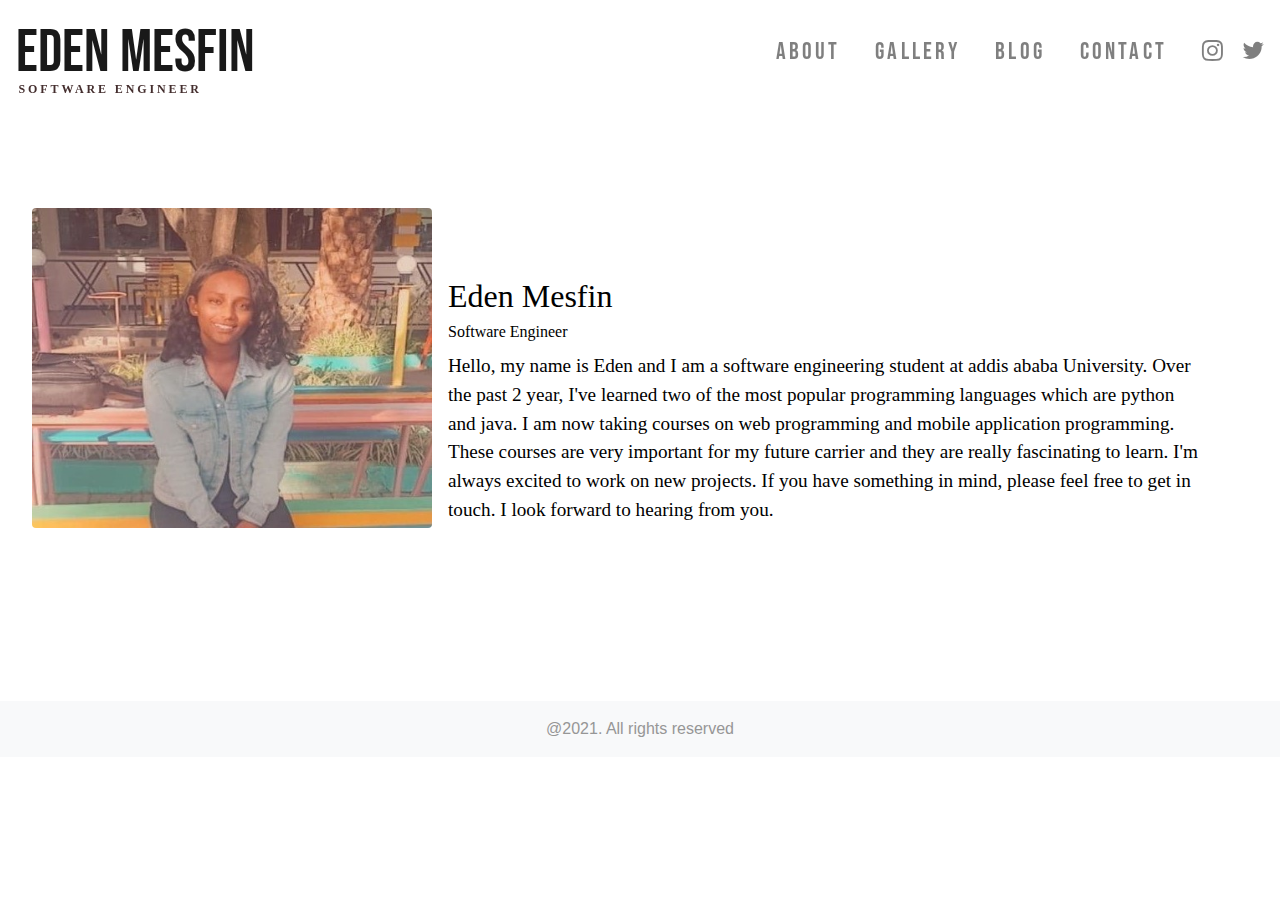
<file: about.html>
<!DOCTYPE html>
<html lang="en">
<head>
    <meta charset="UTF-8">
    <meta name="viewport" content="width=device-width, initial-scale=1.0">
    <link rel="icon" sizes="114x114" 
    href="./assets/images/icon.bmp" type="image/bmp">
    <link rel="stylesheet" href="./assets/css/bootstrap.min.css">
    <link rel="stylesheet" href="./assets/css/style.css">
    <link href="https://fonts.googleapis.com/css2?family=Bebas+Neue&display=swap" rel="stylesheet">
    <link href="https://stackpath.bootstrapcdn.com/font-awesome/4.7.0/css/font-awesome.min.css" rel="stylesheet">
    <title>Eden Mesfin</title>
    
</head>
<body>
    <header>
        <nav class="navbar navbar-expand-md bg-white  navbar-light transparent-navbar fixed-top">
            <div class="brand flex-container">
            <a  class=" nav-item name navbar-brand nav-link" href="index.html">EDEN MESFIN</i></a>
            <a class="prof" href="index.html">SOFTWARE ENGINEER</a>
            </div>
            <button class="navbar-toggler" type="button" data-toggle="collapse" data-target="#colNav" aria-controls="navbarSupportedContent" aria-expanded="false" aria-label="Toggle navigation">

                <span class="navbar-toggler-icon"></span>
        
            </button>
        
        <div class="collapse navbar-collapse" id="colNav">

            
                <div class="navbar-nav navbar-right right-item">
                    <div class="nav-item items"><a class="nav-link" href="about.html">ABOUT</a></div>
                    <div class="nav-item items"><a class="nav-link" href="gallery.html">GALLERY</a></div>
                    <div class="nav-item items"><a class="nav-link" href="blog.html">BLOG</a></div>
                    <div class="nav-item items"><a class="nav-link" href="contact.html">CONTACT</a></div>
                    <div class="nav-item icons"><a class="nav-link" href="https://www.instagram.com/edimes100/" target = "_blank"><i class="fa fa-instagram fa-xs"></i></a></div>
                    <div class="nav-item icons"><a class="nav-link" href="https://twitter.com/edimes1" target = "_blank"><i class="fa fa-twitter"></i></a></div>
                    <div class="nav-item icons"><a class="nav-link" href="https://www.facebook.com/eden.mesfin.39" target = "_blank"><i class="fa fa-facebook-f"></i></a></div>
                </div>
        </div>
                   
        </nav>
    </header>
    <div class="flex-container-hor">
        <div class="abt-image"><img src="./assets/images/photo1.jpg" alt="" height="320" width="400"></div>
        <div class="abt-text">
            <p class="abt-name">Eden Mesfin</p>
            <p class="abt-prof" >Software Engineer</p>
           <p> Hello, my name is Eden and I am a software engineering student at addis ababa University.
             Over the past 2 year, I've learned two of the most popular programming languages which are python and java.
             I am now taking courses on web programming and mobile application programming. These courses are very important for my future carrier and they are really fascinating to learn.
            I'm always excited to work on new projects. If you have something in mind, please feel free to get in touch. I look forward to hearing from you.
           </p>
        </div>
        </div>
        <footer class="bg-light sticky-bottom">
            <div class="row px-4 fo-row">
              <div class="copy_right">
                <p>@2021. All rights reserved</p>
              </div>
            </div>
           </footer>
             
           <script src="https://code.jquery.com/jquery-3.4.1.slim.min.js" integrity="sha384-J6qa4849blE2+poT4WnyKhv5vZF5SrPo0iEjwBvKU7imGFAV0wwj1yYfoRSJoZ+n" crossorigin="anonymous"></script>
           <script src="https://cdn.jsdelivr.net/npm/popper.js@1.16.0/dist/umd/popper.min.js" integrity="sha384-Q6E9RHvbIyZFJoft+2mJbHaEWldlvI9IOYy5n3zV9zzTtmI3UksdQRVvoxMfooAo" crossorigin="anonymous"></script>
           <script src="./assets/js/bootstrap.min.js" ></script> 
</body>
</html>
</file>
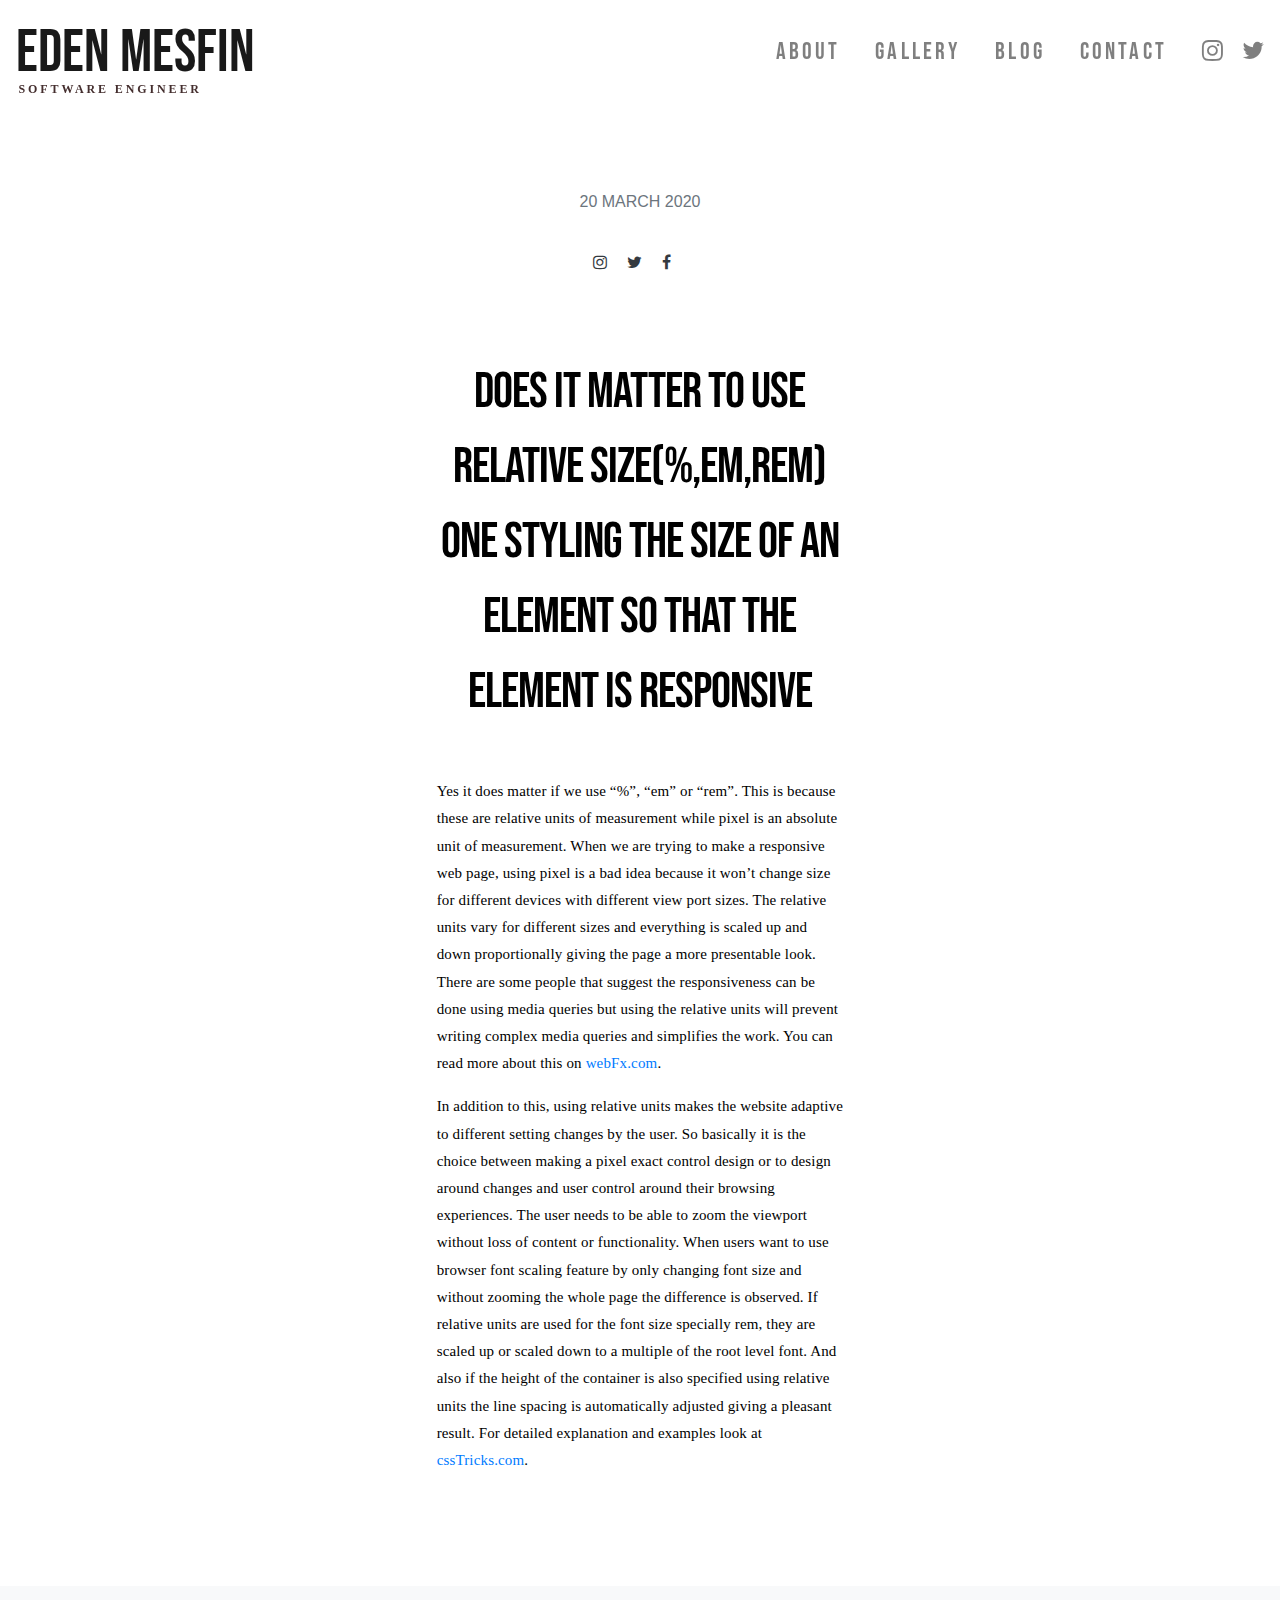
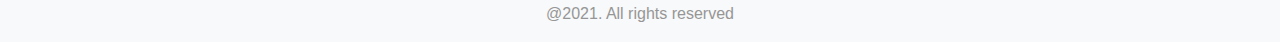
<file: assets/blogs/blog1.html>
<!DOCTYPE html>
<html lang="en">
    <head>
        <meta charset="UTF-8">
        <meta name="viewport" content="width, initial-scale=1.0">
        <link rel="icon" sizes="114x114"
          href="../images/icon.bmp" type="image/bmp">
        <link rel="stylesheet" href="../css/bootstrap.min.css" >
        <link rel="stylesheet" href="../css/style.css">
        <link href="https://fonts.googleapis.com/css2?family=Bebas+Neue&display=swap" rel="stylesheet">
        <link href="https://stackpath.bootstrapcdn.com/font-awesome/4.7.0/css/font-awesome.min.css" rel="stylesheet">
        <title>Eden Mesfin</title>
    </head>
<body>
    <header>
        <nav class="navbar navbar-expand-md bg-white  navbar-light transparent-navbar fixed-top">
            <div class="brand flex-container">
            <a  class=" nav-item name navbar-brand nav-link" href="../../index.html">EDEN MESFIN</a>
            <a class="prof" href="../../index.html">SOFTWARE ENGINEER</a>
            </div>
            <button class="navbar-toggler" type="button" data-toggle="collapse" data-target="#colNav" aria-controls="navbarSupportedContent" aria-expanded="false" aria-label="Toggle navigation">

                <span class="navbar-toggler-icon"></span>
        
            </button>
        
        <div class="collapse navbar-collapse" id="colNav">

            
                <div class="navbar-nav navbar-right right-item">
                    <div class="nav-item items"><a class="nav-link" href="../../about.html">ABOUT</a></div>
                    <div class="nav-item items"><a class="nav-link" href="../../gallery.html">GALLERY</a></div>
                    <div class="nav-item items"><a class="nav-link" href="../../blog.html">BLOG</a></div>
                    <div class="nav-item items"><a class="nav-link" href="../../contact.html">CONTACT</a></div>
                    <div class="nav-item icons"><a class="nav-link" href="https://www.instagram.com/edimes100/" target = "_blank"><i class="fa fa-instagram fa-xs"></i></a></div>
                    <div class="nav-item icons"><a class="nav-link" href="https://twitter.com/edimes1" target = "_blank"><i class="fa fa-twitter"></i></a></div>
                    <div class="nav-item icons"><a class="nav-link" href="https://www.facebook.com/eden.mesfin.39" target = "_blank"><i class="fa fa-facebook-f"></i></a></div>
                </div>
        </div>
                   
        </nav>
    </header>

    

    <div class="flex-container">
        <div class="center date">
            <h6 class=" mb-2 text-muted">20 march 2020</h6>
        </div>
        <div class="center b-links">
            <a class="text-dark c-link" href="https://www.instagram.com/edimes100/" target = "_blank"><i class="fa fa-instagram "></i></a>
            <a class="text-dark c-link" href="https://twitter.com/edimes1" target = "_blank"><i class="fa fa-twitter "></i></a>
            <a class="text-dark c-link" href="https://www.facebook.com/eden.mesfin.39" target = "_blank"><i class="fa fa-facebook-f "></i></a>
        </div>
        <div class="row">
            <div class="col-md-4">

            </div>
            <div class="col-md-4">
                <div class="center blog-title">Does it matter to use relative size(%,em,rem) one styling the size of an element so that the element
                    is responsive</div>
                <div class="center blog-content"><p>Yes it does matter if we use “%”, “em” or “rem”. This is because these are relative units of measurement while
                    pixel is an absolute unit of measurement. When we are trying to make a responsive web page, using pixel is a
                    bad idea because it won’t change size for different devices with different view port sizes. The relative units
                    vary for different sizes and everything is scaled up and down proportionally giving the page a more presentable 
                    look. There are some people that suggest the responsiveness can be done using media queries but using the relative 
                    units will prevent writing complex media queries and simplifies the work. You can read more about this on <a href="https://www.webfx.com/web-design/make-website-responsive.html" target = "_blank">webFx.com</a>.</p>
                <p>In addition to this, using relative units makes the website adaptive to different setting changes by the user. 
                    So basically it is the choice between making a pixel exact control design or to design around changes and user 
                    control around their browsing experiences. The user needs to be able to zoom the viewport without loss of content
                    or functionality. When users want to use browser font scaling feature by only changing font size and without
                    zooming the whole page the difference is observed. If relative units are used for the font size specially rem, 
                    they are scaled up or scaled down to a multiple of the root level font. And also if the height of the container
                    is also specified using relative units the line spacing is automatically adjusted giving a pleasant result.
                    For detailed explanation and examples look at <a href="https://css-tricks.com/building-resizeable-components-relative-css-units/" target = "_blank">cssTricks.com</a>.</p>
                </div>
            </div>
            <div class="col-md-4">

            </div>
            





        </div>
    </div>    
    <footer class="bg-light sticky-bottom">
        <div class="row px-4 fo-row">
          <div class="copy_right">
            <p>@2021. All rights reserved</p>
          </div>
        </div>
       </footer>

       <script src="https://code.jquery.com/jquery-3.4.1.slim.min.js" integrity="sha384-J6qa4849blE2+poT4WnyKhv5vZF5SrPo0iEjwBvKU7imGFAV0wwj1yYfoRSJoZ+n" crossorigin="anonymous"></script>
       <script src="https://cdn.jsdelivr.net/npm/popper.js@1.16.0/dist/umd/popper.min.js" integrity="sha384-Q6E9RHvbIyZFJoft+2mJbHaEWldlvI9IOYy5n3zV9zzTtmI3UksdQRVvoxMfooAo" crossorigin="anonymous"></script>
       <script src="../js/bootstrap.min.js" ></script>
</body>
</html>
</file>
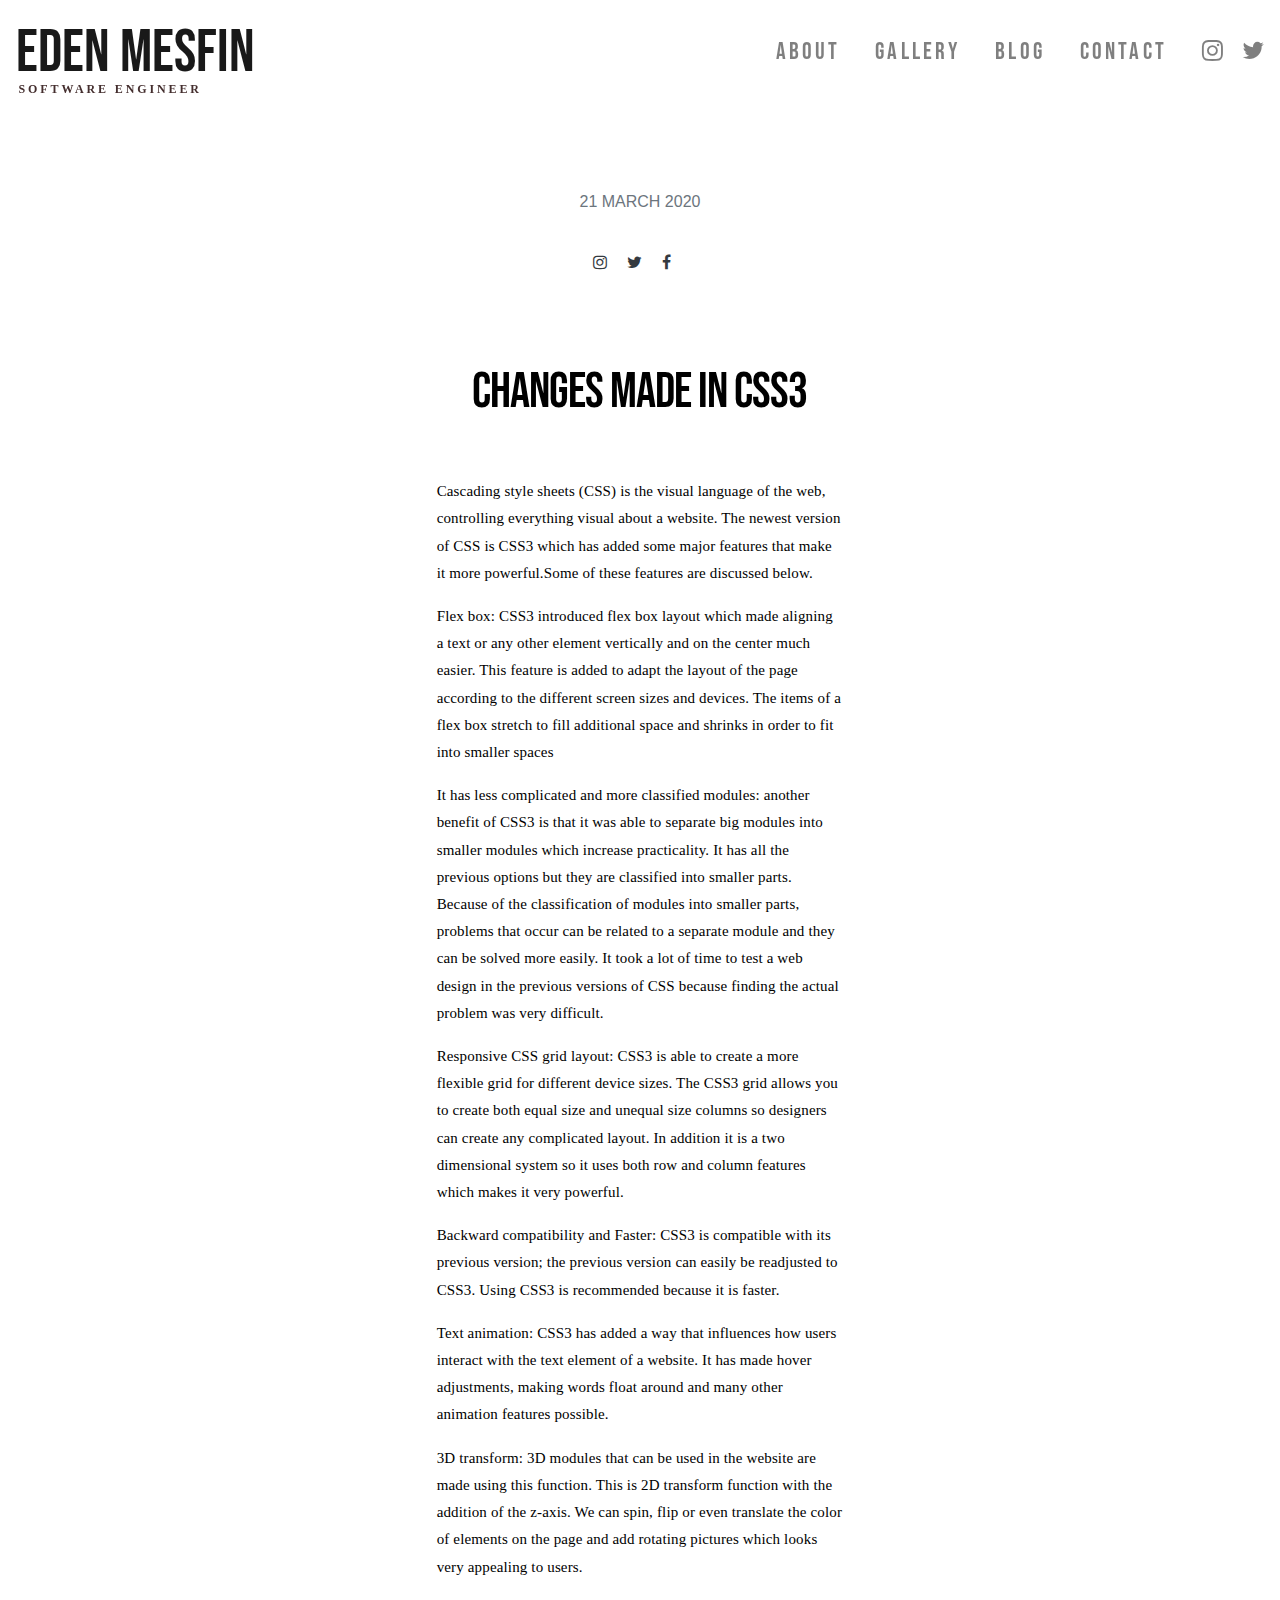
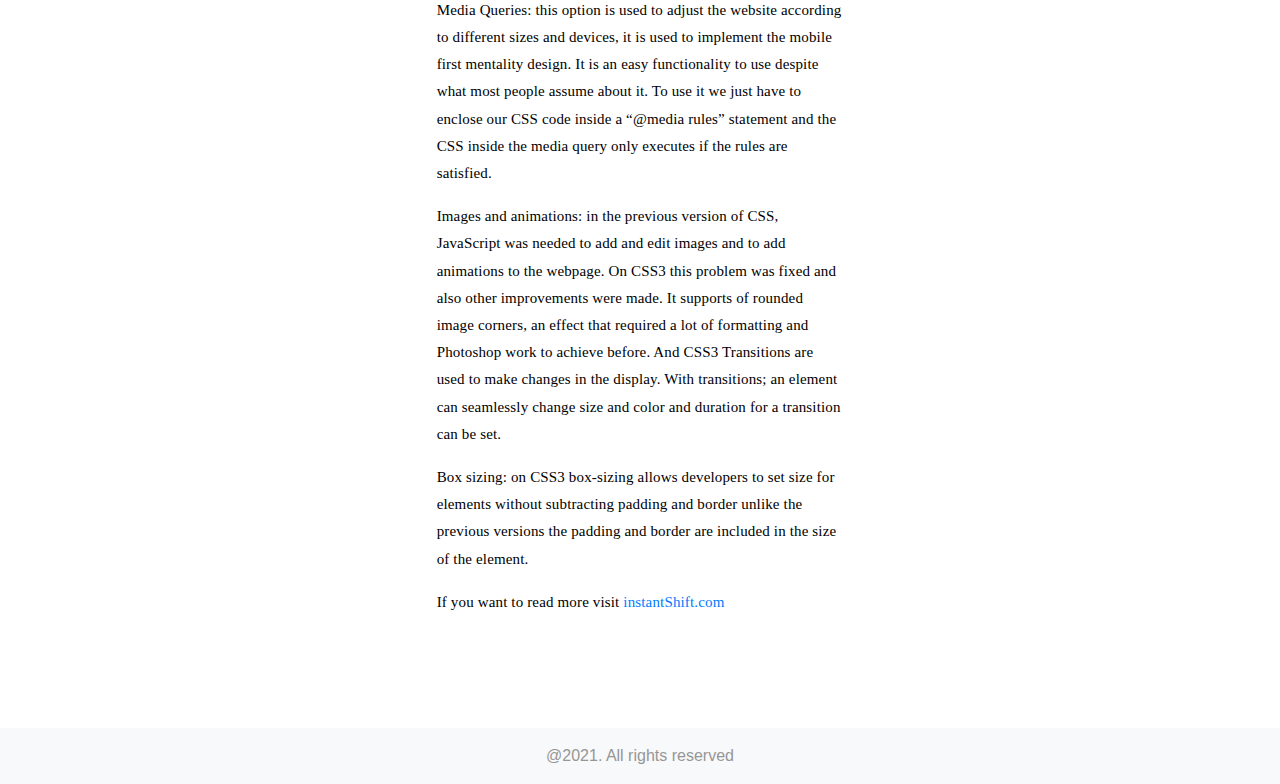
<file: assets/blogs/blog3.html>
<!DOCTYPE html>
<html lang="en">
    <head>
        <meta charset="UTF-8">
        <meta name="viewport" content="width, initial-scale=1.0">
        <link rel="icon" sizes="114x114"
          href="../images/icon.bmp" type="image/bmp">
        <link rel="stylesheet" href="../css/bootstrap.min.css" >
        <link rel="stylesheet" href="../css/style.css">
        <link href="https://fonts.googleapis.com/css2?family=Bebas+Neue&display=swap" rel="stylesheet">
        <link href="https://stackpath.bootstrapcdn.com/font-awesome/4.7.0/css/font-awesome.min.css" rel="stylesheet">
        <title>Eden Mesfin</title>
    </head>
<body>
    <header>
        <nav class="navbar navbar-expand-md bg-white  navbar-light transparent-navbar fixed-top">
            <div class="brand flex-container">
            <a  class=" nav-item name navbar-brand nav-link" href="../../index.html">EDEN MESFIN</a>
            <a class="prof" href="../../index.html">SOFTWARE ENGINEER</a>
            </div>
            <button class="navbar-toggler" type="button" data-toggle="collapse" data-target="#colNav" aria-controls="navbarSupportedContent" aria-expanded="false" aria-label="Toggle navigation">

                <span class="navbar-toggler-icon"></span>
        
            </button>
        
        <div class="collapse navbar-collapse" id="colNav">

            
                <div class="navbar-nav navbar-right right-item">
                    <div class="nav-item items"><a class="nav-link" href="../../about.html">ABOUT</a></div>
                    <div class="nav-item items"><a class="nav-link" href="../../gallery.html">GALLERY</a></div>
                    <div class="nav-item items"><a class="nav-link" href="../../blog.html">BLOG</a></div>
                    <div class="nav-item items"><a class="nav-link" href="../../contact.html">CONTACT</a></div>
                    <div class="nav-item icons"><a class="nav-link" href="https://www.instagram.com/edimes100/" target = "_blank"><i class="fa fa-instagram fa-xs"></i></a></div>
                    <div class="nav-item icons"><a class="nav-link" href="https://twitter.com/edimes1" target = "_blank"><i class="fa fa-twitter"></i></a></div>
                    <div class="nav-item icons"><a class="nav-link" href="https://www.facebook.com/eden.mesfin.39" target = "_blank"><i class="fa fa-facebook-f"></i></a></div>
                </div>
        </div>
                   
        </nav>
    </header>

    

    <div class="flex-container">
        <div class="center date">
            <h6 class=" mb-2 text-muted">21 march 2020</h6>
        </div>
        <div class="center b-links">
            <a class="text-dark c-link" href="https://www.instagram.com/edimes100/" target = "_blank"><i class="fa fa-instagram "></i></a>
            <a class="text-dark c-link" href="https://twitter.com/edimes1" target = "_blank"><i class="fa fa-twitter "></i></a>
            <a class="text-dark c-link" href="https://www.facebook.com/eden.mesfin.39" target = "_blank"><i class="fa fa-facebook-f "></i></a>
        </div>
        <div class="row">
            <div class="col-md-4">

            </div>
            <div class="col-md-4">
                <div class="center blog-title">Changes made in CSS3</div>
                <div class="center blog-content"><p>Cascading style sheets (CSS) is the visual language of the web, controlling everything visual about a website. 
                    The newest version of CSS is CSS3 which has added some major features that make it more powerful.Some of these 
                    features are discussed below.</p>
                <p>Flex box: CSS3 introduced flex box layout which made aligning a text or any other element vertically and on the 
                center much easier. This feature is added to adapt the layout of the page according to the different screen sizes 
                and devices. The items of a flex box stretch to fill additional space and shrinks in order to fit into smaller spaces</p>
                <p>It has less complicated and more classified modules: another benefit of CSS3 is that it was able to separate big 
                    modules into smaller modules which increase practicality. It has all the previous options but they are classified 
                    into smaller parts. Because of the classification of modules into smaller parts, problems that occur can be 
                    related to a separate module and they can be solved more easily. It took a lot of time to test a web design 
                    in the previous versions of CSS because finding the actual problem was very difficult.</p>
                <p>Responsive CSS grid layout: CSS3 is able to create a more flexible grid for different device sizes. The CSS3 
                    grid allows you to create both equal size and unequal size columns so designers can create any complicated 
                    layout. In addition it is a two dimensional system so it uses both row and column features which makes it very 
                    powerful.</p>
                <p>Backward compatibility and Faster: CSS3 is compatible with its previous version; the previous version can easily
                     be readjusted to CSS3. Using CSS3 is recommended because it is faster.</p>
                <p>Text animation: CSS3 has added a way that influences how users interact with the text element of a website. 
                    It has made hover adjustments, making words float around and many other animation features possible.</p>
                <p>3D transform: 3D modules that can be used in the website are made using this function. This is 2D transform function 
                    with the addition of the z-axis. We can spin, flip or even translate the color of elements on the page and add 
                    rotating pictures which looks very appealing to users.</p>
                <p>Media Queries: this option is used to adjust the website according to different sizes and devices, it is used to 
                    implement the mobile first mentality design. It is an easy functionality to use despite what most people assume 
                    about it. To use it we just have to enclose our CSS code inside a “@media rules” statement and the CSS inside the 
                    media query only executes if the rules are satisfied.</p>
                <p>Images and animations: in the previous version of CSS, JavaScript was needed to add and edit images and to add 
                    animations to the webpage. On CSS3 this problem was fixed and also other improvements were made. It supports of 
                    rounded image corners, an effect that required a lot of formatting and Photoshop work to achieve before. And CSS3 
                    Transitions are used to make changes in the display. With transitions; an element can seamlessly change size and 
                    color and duration for a transition can be set.</p>
                <p>Box sizing: on CSS3 box-sizing allows developers to set size for elements without subtracting padding and border 
                    unlike the previous versions the padding and border are included in the size of the element.</p>
                <p>If you want to read more visit <a href="http://www.instantshift.com/2017/08/30/know-things-about-implementation-css3/" target = "_blank">instantShift.com</a> </p></div>
            </div>
            <div class="col-md-4">

            </div>
            





        </div>
    </div>    
    <footer class="bg-light sticky-bottom">
        <div class="row px-4 fo-row">
          <div class="copy_right">
            <p>@2021. All rights reserved</p>
          </div>
        </div>
       </footer>

       <script src="https://code.jquery.com/jquery-3.4.1.slim.min.js" integrity="sha384-J6qa4849blE2+poT4WnyKhv5vZF5SrPo0iEjwBvKU7imGFAV0wwj1yYfoRSJoZ+n" crossorigin="anonymous"></script>
       <script src="https://cdn.jsdelivr.net/npm/popper.js@1.16.0/dist/umd/popper.min.js" integrity="sha384-Q6E9RHvbIyZFJoft+2mJbHaEWldlvI9IOYy5n3zV9zzTtmI3UksdQRVvoxMfooAo" crossorigin="anonymous"></script>
       <script src="../js/bootstrap.min.js" ></script>
</body>
</html>
</file>
<file: assets/css/style.css>
.background{
background-image: url(./assets/images/background-brick-wall-bricks-brickwork-259915.jpg/wall1.jpg);
background-repeat: no-repeat;
background-size: 100% 100%;
}

body{
    font-size: 1rem;
    font-style: normal;
    color:black;
    
}
nav{
    font-size: 2rem;
    padding-top: 1%;
    font-family: 'Bebas Neue', cursive;
    font-weight: 400;
}
nav>button{
    padding: .25rem .75rem;
    font-size: 1.25rem;
    line-height: 1;
    background-color: black;
    border: 1px solid ;
    border-radius: .25rem;
}   
.prof{
    
    font-family:Sofia-pro;
    font-weight: 600;
    font-style: normal;
    padding: 0 1%;
    margin: 0;
    color:rgb(68, 46, 46);
    font-size: 12px;
    letter-spacing: .24em;
    line-height: 1em;
    text-transform: uppercase;

}
#my-video{
    position: fixed;
    right: 0;
    bottom: 0;
    left: 0;
    top: 0;
    min-width: 100%;
    min-height: 100%;
    padding-left: -20rem;
}
.ind-header{
    background: transparent;
}

.ind-nav{
    position: fixed;
    background: rgba(0 ,0, 0, 0);
    background-color:none;
}
.ind-prof{
    color:rgb(255, 255, 255);
}
a:hover{
    text-decoration: none;
    color: black;
}
.ind-nav>div>a:hover{
    text-decoration: none;
    color: white;
}
@media screen and (max-width: 767px) {
    .items>a {
      text-align: end;
      margin-right: 0.5rem;
    }
    .icons{
        display: none;
    }
  }

.right-item{
    margin-left: 50%; 
    letter-spacing: .1em;
}
.nav-link{
    color: black;
}
.name{
    font-size: 3.75rem;
    overflow: auto;
    white-space: nowrap;
    padding: 0%;
    margin-bottom: -15px;
}
.items{
    padding-right: 4%;
    font-size: 1.5rem;
}
.icons{
    font-size: 1.5rem;
}
.flex-container{
    display: flex;
    flex-direction: column;
}
.center{
    justify-content: center;
    text-align: center;
}
.contact{
    font-family: 'Bebas Neue', cursive;
    font-weight: 400;
    font-size: 3.2rem;
    margin-top: 12rem;
    margin-bottom: 1rem;
}
.c-links{
    margin-top: 4rem;
    margin-bottom: 5rem;
}
.c-link{
    margin-right: 1rem;
}
.blogs{
    padding-top: 17rem;
}
.card{
    border: 0px;
    border-radius: 0px;
    padding-right: 0.5rem;
    padding-left: 0.5rem;
}
.card-img-top{
    border-radius: 0px;
}
.card-subtitle{
    font-family: sofia-pro;
    font-weight: 600;
    font-style: normal;
    font-size: 11px;
    letter-spacing: .1em;
    text-transform: uppercase;
}
.card-title{
    font-family: ltc-bodoni-175;
    font-weight: 400;
    font-style: italic;
    font-size: 35px;
    letter-spacing: .03em;
}

.card-text{
    font-family: Segoe UI;
    font-weight: 300;
    font-style: normal;
    font-size: 15px;
    letter-spacing: .01em;
}
.blog-title{
    font-family: 'Bebas Neue', cursive;
    font-weight: 400;
    font-style: normal;
    font-size: 50px;
    letter-spacing: -.02em;
}
.blog-content{
    font-family: Segoe UI;
    font-weight: 300;
    font-style: normal;
    font-size: 15px;
    letter-spacing: .01em;
    line-height: 1.7rem;
    padding-top: 3rem;
    text-align: left;
}
.b-links{
    margin-top: 2rem;
    margin-bottom: 5rem;
}
.date{
    margin-top: 12rem;
    text-transform: uppercase;
}

.images{
    padding-top: 8rem;
}

@media screen and (max-width: 1200px) {
    .image>img{
        height: 10rem;
        width: 20rem;
    }
    .image>video{
        height: 10rem;
        width: 20rem;
    }
  }
  @media screen and (max-width: 990px) {
    .image>img{
        height: 8rem;
        width: 16rem;
    }
    .image>video{
        height: 8rem;
        width: 16rem;
    }
  }
  @media screen and (max-width: 575px) {
    .image{
        padding-left: 16%;
        padding-right: 16%;
    }
  }
.colm{
    padding: 0.25rem 0.25rem;
    margin: 0 0;
}
.im-row{
    padding-left: 0.75rem;
}
@media screen and (max-width: 767px) {
    .colm {
        padding: 1rem 1rem;
        margin: 1 1;
    }
    
  }
.flex-container-hor{
    padding-top: 13rem;
    padding-right: 4rem;
    display: flex;
    flex-direction: row;
    flex-wrap: nowrap;
}
@media screen and (max-width: 900px) {
    .flex-container-hor{
        flex-direction: column;
    }
    
  }
.abt-text{
    padding: 4rem 1rem;
    font-family: Segoe UI;
    font-size: 1.2rem;
}
.abt-name{
    font-size: 2rem;
    margin-bottom: 0rem;
}
.abt-prof{
    font-size: 1rem;
    padding-bottom: -1rem;
    margin-bottom: 0.5rem;
}
.abt-image>img {
    margin-left: 2rem;
    border-radius: 0.25rem;
}
.copy_right{
    color: rgb(150, 150, 150);
    font-size: 1rem;  
    margin-top: 1rem;
}
.fo-row{
    justify-content: center;
}
footer{
    margin-top: 6rem;
}
</file>
